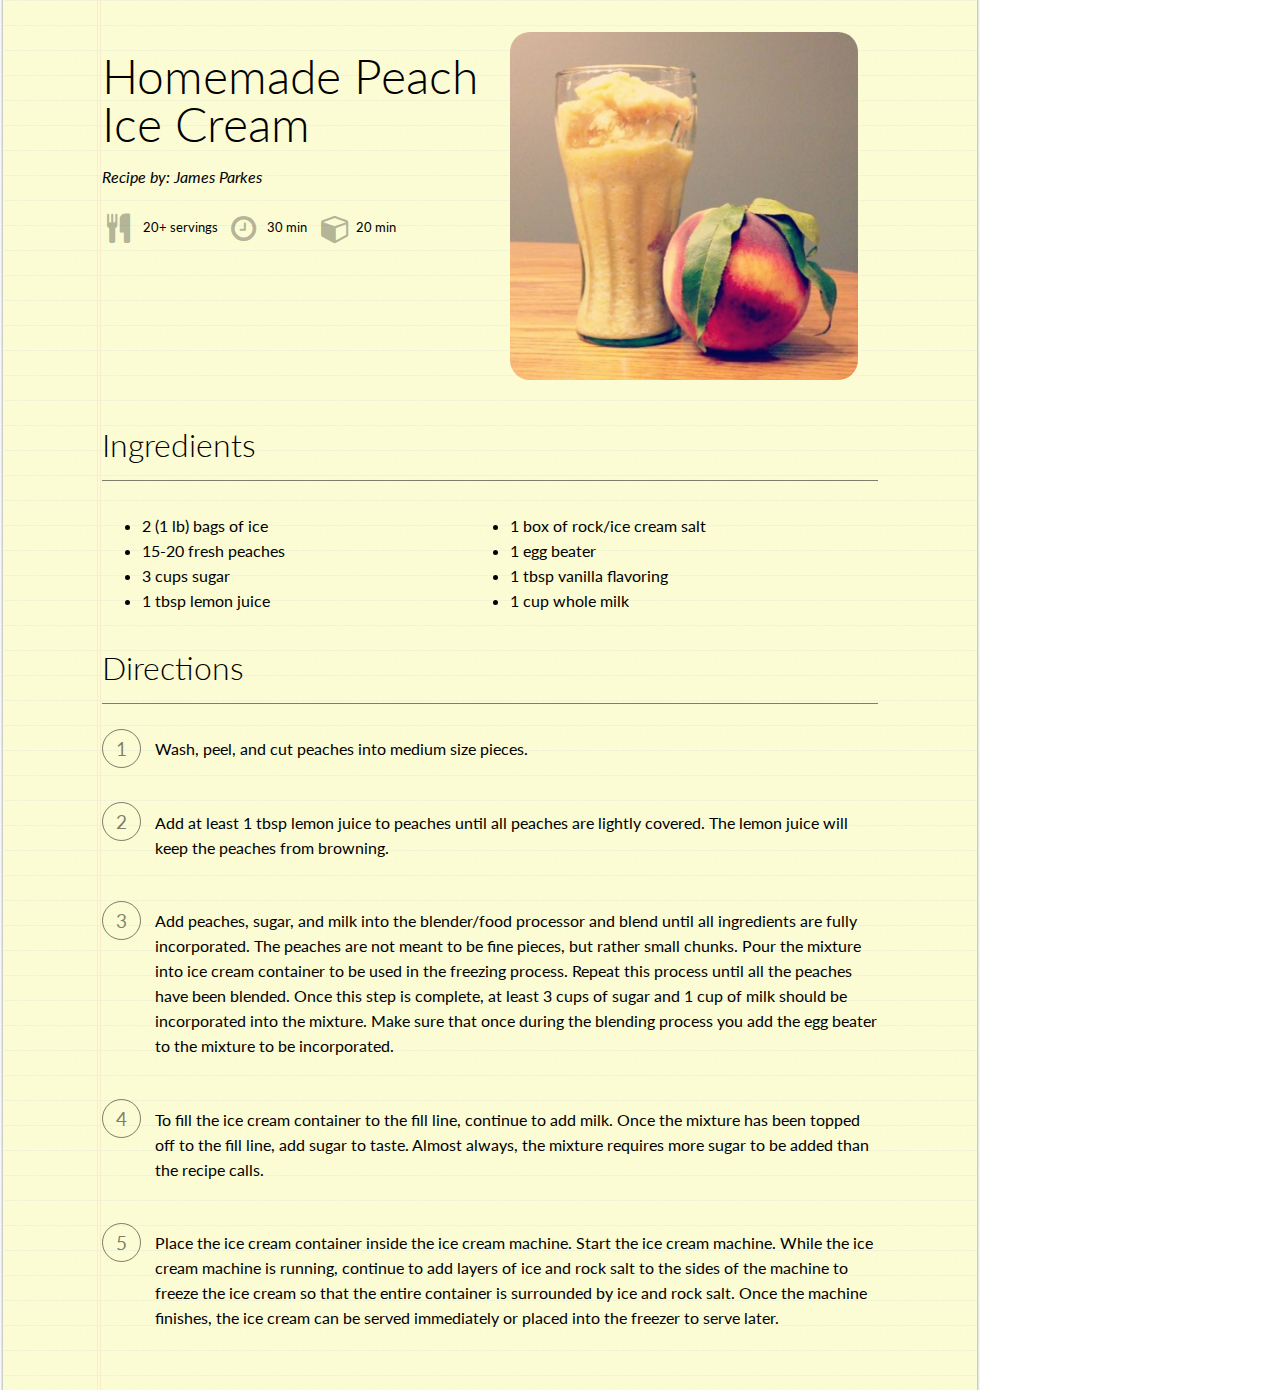
<file: making-peach-ice-cream/index.html>
<!DOCTYPE html>
<html lang="en">

<head>
    <meta charset="utf-8">
    <title>Making Peach Ice Cream</title>
    <link href="https://fonts.googleapis.com/css?family=Lato:400,300,700" rel="stylesheet">
    <link rel="stylesheet" href="https://maxcdn.bootstrapcdn.com/font-awesome/4.6.1/css/font-awesome.min.css">
    <link href="css/styles.css" rel="stylesheet">
    <meta name="udacity-grader" content="http://udacity.github.io/fend/lessons/L5/problem-set/07-making-peach-ice-cream/tests.json">
</head>

<body>
    <main class="recipe">
        <section class="section-content clearfix">
            <div class="recipe-image">
                <img src="img/homemade-peach-ice-cream.png" alt="homemade peach ice cream">
            </div>
            <div class="recipe-summary">
                <h2 class="recipe-title">Homemade Peach Ice Cream</h2>
                <em class="recipe-author">Recipe by: James Parkes</em>
                <ul class="recipe-notes">
                    <li class="recipe-note"><span><i class="fa fa-cutlery" aria-hidden="true"></i> 20+ servings</span></li>
                    <li class="recipe-note"><span><i class="fa fa-clock-o" aria-hidden="true"></i> 30 min</span></li>
                    <li class="recipe-note"><span><i class="fa fa-cube" aria-hidden="true"></i> 20 min</span></li>
                </ul>
            </div>
        </section>
        <section class="section-content clearfix">
            <h3 class="section-title">Ingredients</h3>
            <ul class="recipe-ingredients">
                <li>2 (1 lb) bags of ice</li>
                <li>1 box of rock/ice cream salt</li>
                <li>15-20 fresh peaches</li>
                <li>1 egg beater</li>
                <li>3 cups sugar</li>
                <li>1 tbsp vanilla flavoring</li>
                <li>1 tbsp lemon juice</li>
                <li>1 cup whole milk</li>
            </ul>
        </section>
        <section class="section-content clearfix">
            <h3 class="section-title">Directions</h3>
            <ol class="recipe-directions">
                <li><span>Wash, peel, and cut peaches into medium size pieces.</span></li>
                <li><span>Add at least 1 tbsp lemon juice to peaches until all peaches are lightly covered. The lemon juice will keep the peaches from browning.</span></li>
                <li><span>Add peaches, sugar, and milk into the blender/food processor and blend until all ingredients are fully incorporated. The peaches are not meant to be fine pieces, but rather small chunks. Pour the mixture into ice cream container to be used in the freezing process. Repeat this process until all the peaches have been blended. Once this step is complete, at least 3 cups of sugar and 1 cup of milk should be incorporated into the mixture. Make sure that once during the blending process you add the egg beater to the mixture to be incorporated.</span></li>
                <li><span>To fill the ice cream container to the fill line, continue to add milk. Once the mixture has been topped off to the fill line, add sugar to taste. Almost always, the mixture requires more sugar to be added than the recipe calls.</span></li>
                <li><span>Place the ice cream container inside the ice cream machine. Start the ice cream machine. While the ice cream machine is running, continue to add layers of ice and rock salt to the sides of the machine to freeze the ice cream so that the entire container is surrounded by ice and rock salt. Once the machine finishes, the ice cream can be served immediately or placed into the freezer to serve later.</span></li>
            </ol>
        </section>
    </main>
</body>

</html>
</file>
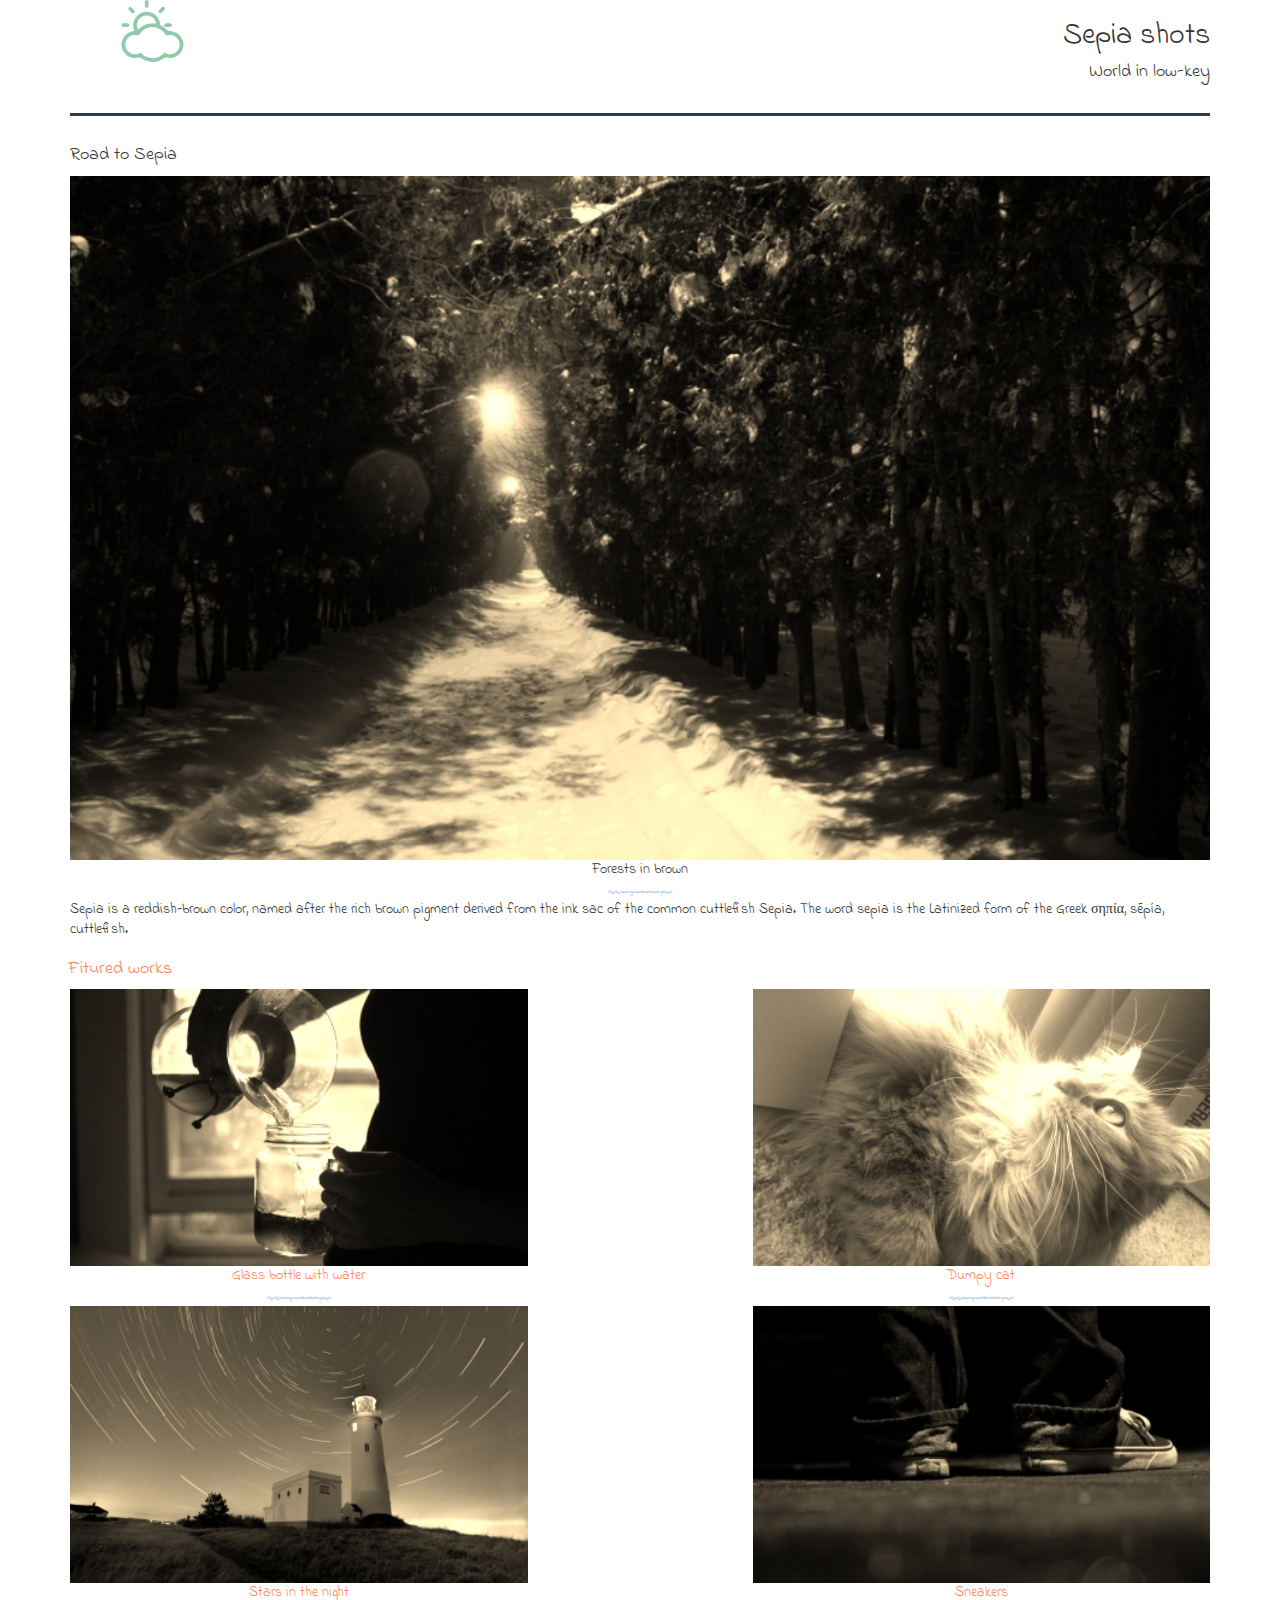
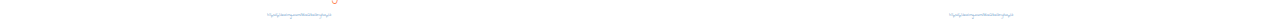
<file: build a portfolio site/build a portfolio site/index.html>
<!doctype html>
<html>

<head>
    <meta charset="utf-8">
    <meta name="viewport" content="initial-scale=1.0">
    <title>Portfolio site</title>
    <link rel="stylesheet" href="css/styles.css">
    <link rel="stylesheet" href="bootstrap/css/bootstrap.min.css">
    <link href="https://fonts.googleapis.com/css?family=Indie+Flower" rel="stylesheet">
</head>

<body>
    <div class="container">
        <header class="row">
            <img alt="Cloud with sun coming out logo" class="header-logo col-md-2 col-sm-2 col-xs-2" src="img/cloud-with-sun-icon.svg">
            <div class="col-md-8 col-sm-8 col-xs-8 col-md-offset-2 col-sm-offset-2 col-xs-offset-2">
                <h2 class="header-headings">Sepia shots</h2>
                <h4 class="header-headings">World in low-key</h4>
            </div>
        </header>
        <hr>
        <div class="row">
            <section class="col-md-12 col-sm-12 col-xs-12">
                <h4>Road to Sepia</h4>
                <figure>
                    <img alt="Forests in brown" src="img/placeimg_800_480_sepia_any.jpg" class="img-responsive">
                    <figcaption>Forests in brown
                        <br>
                        <a href="https://placeimg.com/800/480/any/sepia" class="image-sources">https://placeimg.com/800/480/any/sepia</a></figcaption>
                </figure>
                <p>Sepia is a reddish-brown color, named after the rich brown pigment derived from the ink sac of the common cuttlefish Sepia. The word sepia is the Latinized form of the Greek σηπία, sēpía, cuttlefish.</p>
            </section>
        </div>
        <div class="row">
            <section class="main">
                <h4 class="indent-headings">Fitured works</h4>
                <figure class="col-md-5 col-sm-5 col-xs-5">
                    <img alt="Glass bottle with water flowing" src="img/placeimg_380_230_sepia_any.jpg">
                    <figcaption>Glass bottle with water
                        <br>
                        <a href="https://placeimg.com/380/230/any/sepia" class="image-sources">https://placeimg.com/380/230/any/sepia</a>
                    </figcaption>
                </figure>
                <figure class="col-md-5 col-sm-5 col-xs-5 col-md-offset-2 col-sm-offset-2 col-xs-offset-2">
                    <img src="img/placeimg_380_230_sepia_any_4.jpg">
                    <figcaption>Dumpy cat
                        <br>
                        <a href="https://placeimg.com/380/230/any/sepia" class="image-sources">https://placeimg.com/380/230/any/sepia</a>
                    </figcaption>
                </figure>
            </section>
        </div>
        <div class="row">
            <section class="main">
                <h4 class="hidden-line">Second line heading in main</h4>
                <figure class="col-md-5 col-sm-5 col-xs-5">
                    <img alt="Tower with stars in the night" src="img/placeimg_380_230_sepia_any_3.jpg">
                    <figcaption>Stars in the night
                        <br>
                        <a href="https://placeimg.com/380/230/any/sepia" class="image-sources">https://placeimg.com/380/230/any/sepia</a>
                    </figcaption>
                </figure>
                <figure class="col-md-5 col-sm-5 col-xs-5 col-md-offset-2 col-sm-offset-2 col-xs-offset-2">
                    <img alt="Foot with sneakers" src="img/placeimg_380_230_sepia_any_2.jpg">
                    <figcaption>Sneakers
                        <br>
                        <a href="https://placeimg.com/380/230/any/sepia" class="image-sources">https://placeimg.com/380/230/any/sepia</a>
                    </figcaption>
                </figure>
            </section>
        </div>
    </div>
</body>

</html>
</file>
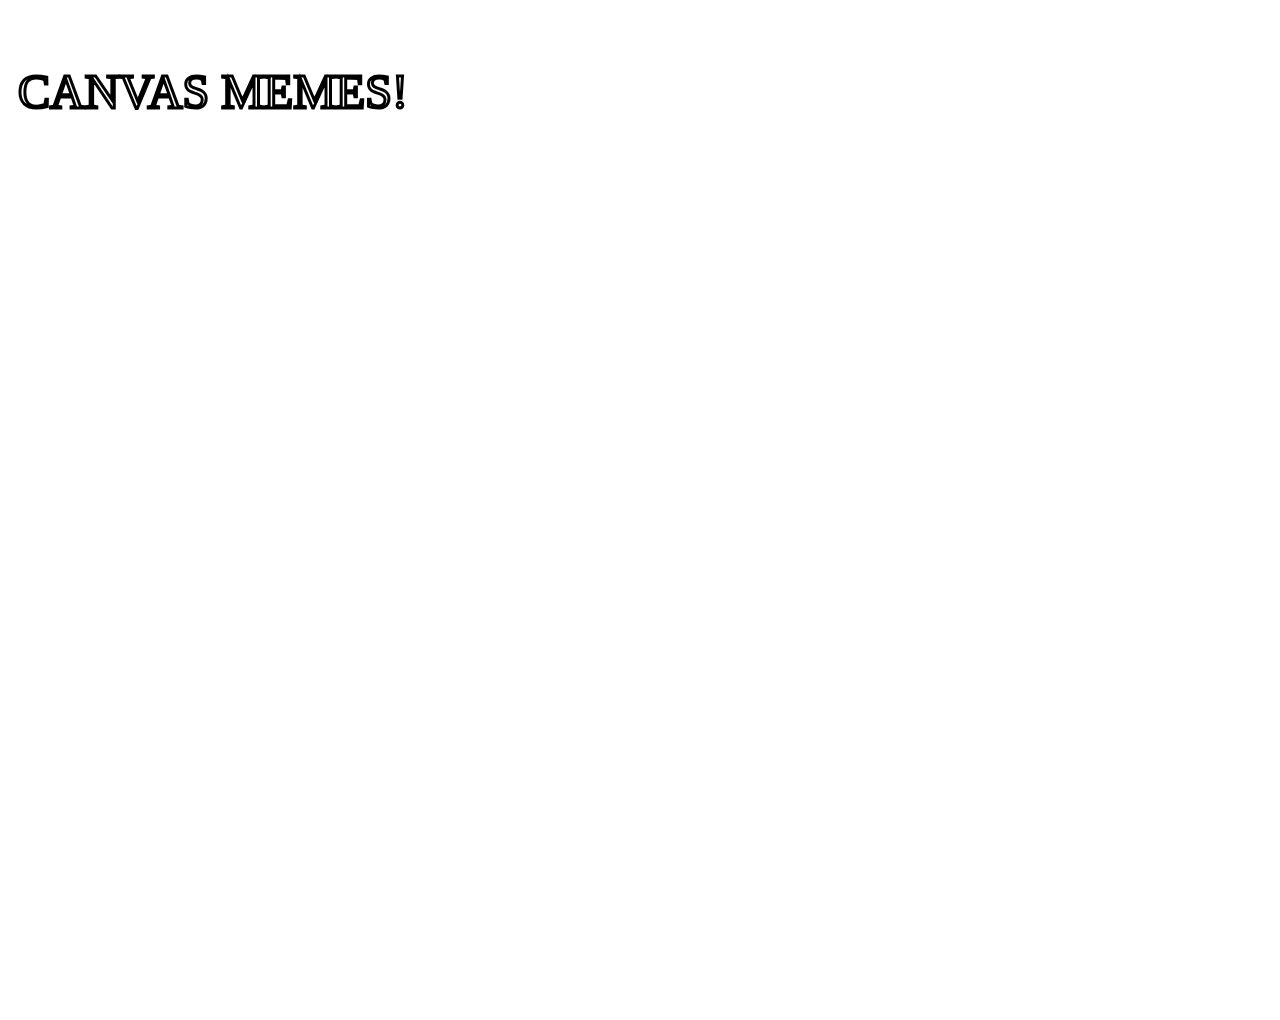
<file: canvas/canvas-paths.html>
<!doctype html>
<html>

<head>
    <title>Canvas-paths</title>
    <meta charset="utf-8">
</head>

<body>
    <canvas id="paths" width="1000px" height="1000px"></canvas>
    <script>
    var canvas = document.getElementById("paths");
    var ctx = canvas.getContext('2d');
    ctx.font="36pt Impact";
    ctx.lineWidth=3;
    ctx.strokeText("CANVAS MEMES!",10,100);
    </script>
</body>

</html>
</file>
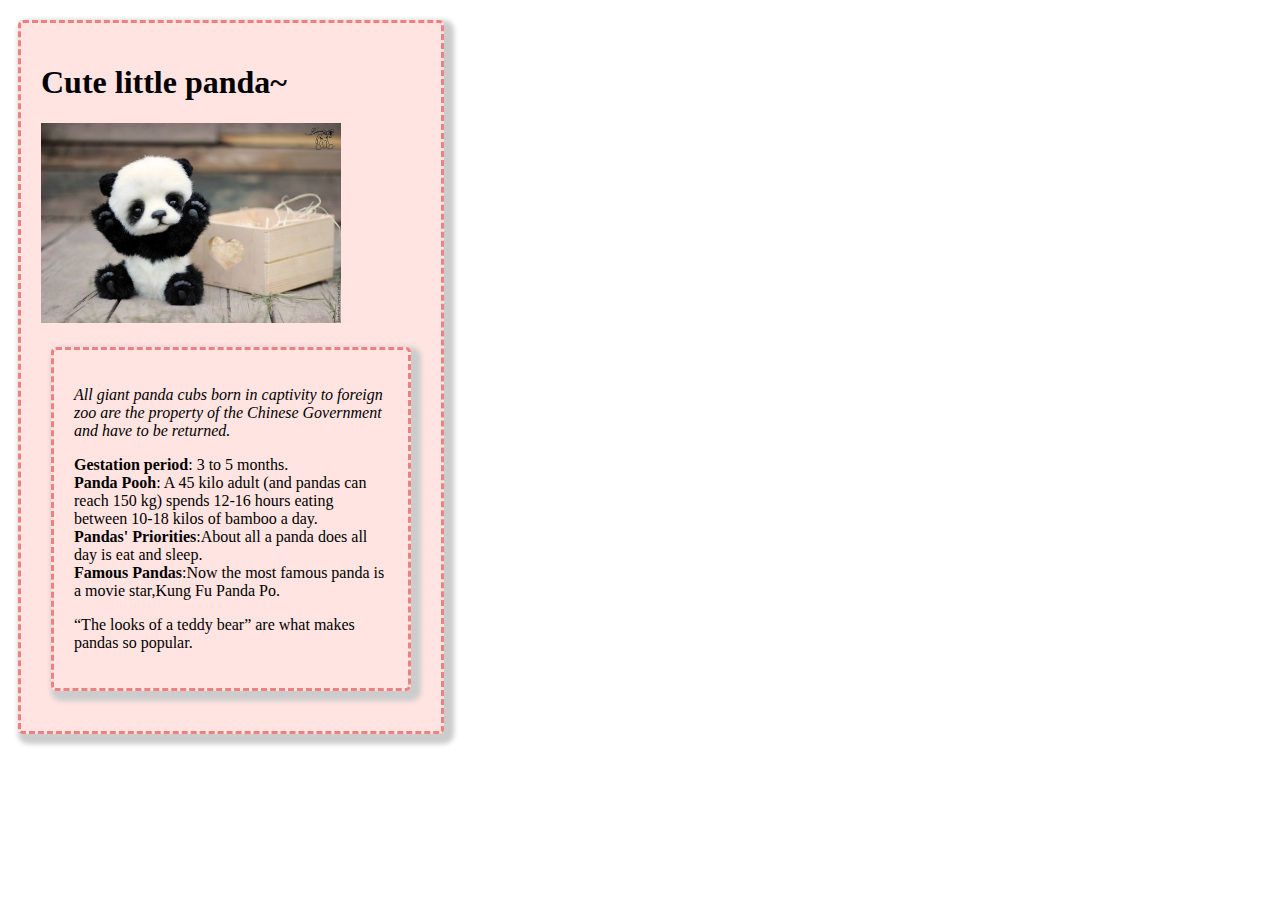
<file: fend-animal-trading-cards-master/card.html>
<!DOCTYPE html>
<html>

<head>
    <meta charset="utf-8">
    <title>Animal Trading Cards</title>
    <link href="styles.css" rel="stylesheet">
</head>

<body>
    <div  class="bordered container">
        <!-- your favorite animal's name goes here -->
        <h1>Cute little panda~</h1>
        <!-- your favorite animal's image goes here -->
        <img src="little_panda.jpg" alt="That kind of pandas,I want a dozen~">
        <div class="bordered">
            <!-- your favorite animal's interesting fact goes here -->
            <p class="interesting-facts">All giant panda cubs born in captivity to foreign zoo are the property of the Chinese Government and have to be returned.</p>
            <ul>
                <!-- your favorite animal's list items go here -->
                <li><span class="labels">Gestation period</span>: 3 to 5 months.</li>
                <li><span class="labels">Panda Pooh</span>: A 45 kilo adult (and pandas can reach 150 kg) spends 12-16 hours eating between 10-18 kilos of bamboo a day.</li>
                <li><span class="labels">Pandas' Priorities</span>:About all a panda does all day is eat and sleep. </li>
                <li><span class="labels">Famous Pandas</span>:Now the most famous panda is a movie star,Kung Fu Panda Po.</li>
            </ul>
            <!-- your favorite animal's description goes here -->
            <p>“The looks of a teddy bear” are what makes pandas so popular. </p>
        </div>
    </div>
</body>

</html>
</file>
<file: making-peach-ice-cream/css/styles.css>
/* Global */

* {
    /* you'll want to use this for something... boxy. */
    box-sizing: border-box;
}

body {
    font-family: 'Lato', sans-serif;
    font-size: 16px;
    background: url(../img/paper.png) repeat-y;
    width: 980px;
    margin: 0;
}

h1,
h2,
h3,
h4,
h5,
h6 {
    font-weight: 300;
}


/* Helpers */

.clearfix {
    /* you'll learn more about this later in the positioning lesson */
    clear: both;
}


/* Big sections of content */

.section-content {
    width: 100%;
    overflow: hidden;
}

.section-title {
    font-size: 32px;
    line-height: 38px;
    border-bottom: 1px solid #000;
    border-bottom: 1px solid rgba(0, 0, 0, 0.5);
    padding-bottom: 16px;
    margin-top: 20px;
}


/* Font Awesome - http://fontawesome.io/ */

.fa {
    color: #ccc;
    color: rgba(0, 0, 0, 0.3);
    margin-right: 0.3rem;
    font-size: 2.3em;
    vertical-align: middle;
    width: 28px;
}


/* Recipe */

.recipe {
    padding: 0.75rem;
    line-height: 25px;
    width: 800px;
    margin: 0 auto;
}

.recipe-summary {
    width: 50%;
    float: left;
}

.recipe-title {
    font-size: 48px;
    line-height: 1em;
    margin-bottom: 1rem;
}

.recipe-author {
    margin-top: 1.7em;
}

.recipe-notes {
    margin: 1.5rem 0;
    padding: 0;
    list-style-type: none;
}

.recipe-note {
    font-size: 0.8rem;
    margin: 1rem 0.3rem 1rem;
    display: inline;
}

.recipe-image {
    width: 50%;
    float: right;
    padding: 1.25rem;
}

.recipe-image img {
    width: 100%;
    border-radius: 20px;
}

.recipe-ingredients {
    overflow: hidden;
}

.recipe-ingredients li {
    width: 50%;
    float: left;
}

.recipe-directions {
    margin: 0;
    padding: 0;
    list-style-type: none;
}

.recipe-directions li {
    counter-increment: step-counter;
    margin-bottom: 3rem;
}

.recipe-directions li span {
    display: block;
    margin: -1.6rem 0 0 3.3rem;
}

.recipe-directions li::before {
    content: counter(step-counter);
    font-size: 1.2rem;
    color: #000;
    color: rgba(0, 0, 0, 0.5);
    padding: 7px 13px;
    border: 1px solid #000;
    border: 1px solid rgba(0, 0, 0, 0.5);
    border-radius: 50%;
}


/* Responsiveness. You'll learn more about this in Responsive Web Design Fundamentals! */

@media (max-width: 800px) {
    .recipe,
    .recipe-image,
    .recipe-summary {
        width: 100%;
    }
    .recipe-image {
        float: left;
        padding: 0;
    }
    .recipe-ingredients li {
        width: 100%;
    }
}
</file>
<file: build a portfolio site/build a portfolio site/css/styles.css>
body * {
    font-family: 'Indie Flower', cursive;
}

.header-logo {
    height: 62px;
    width: 62px;
}

.header-headings {
    text-align: right;
}

img {
    width: 100%;
}

figcaption {
    text-align: center;
}

.indent-headings {
    margin-left: 13px;
}

hr {
    border-top: 3px solid #2d3c49 !important;
}

.main {
    color: coral;
}

.image-sources {
    font-size: 4px;
    word-break: break-all;
    width: 100px;
}

.hidden-line {
    display: none;
}
</file>
<file: fend-animal-trading-cards-master/styles.css>
/* add your CSS here */

.interesting-facts {
    font-style: italic;
}

.labels {
    font-weight: bold;
}

ul {
    list-style-type: none;
    padding-left: 0px;
}

.bordered {
    border: 3px dashed LightCoral;
    border-radius: 5px;
    box-shadow: 5px 5px 5px 5px #ccc;
    margin: 20px 10px;
    padding: 20px;
}

img {
    width: 300px;
}

.container {
    width: 380px;
    background-color: MistyRose;
}
</file>
